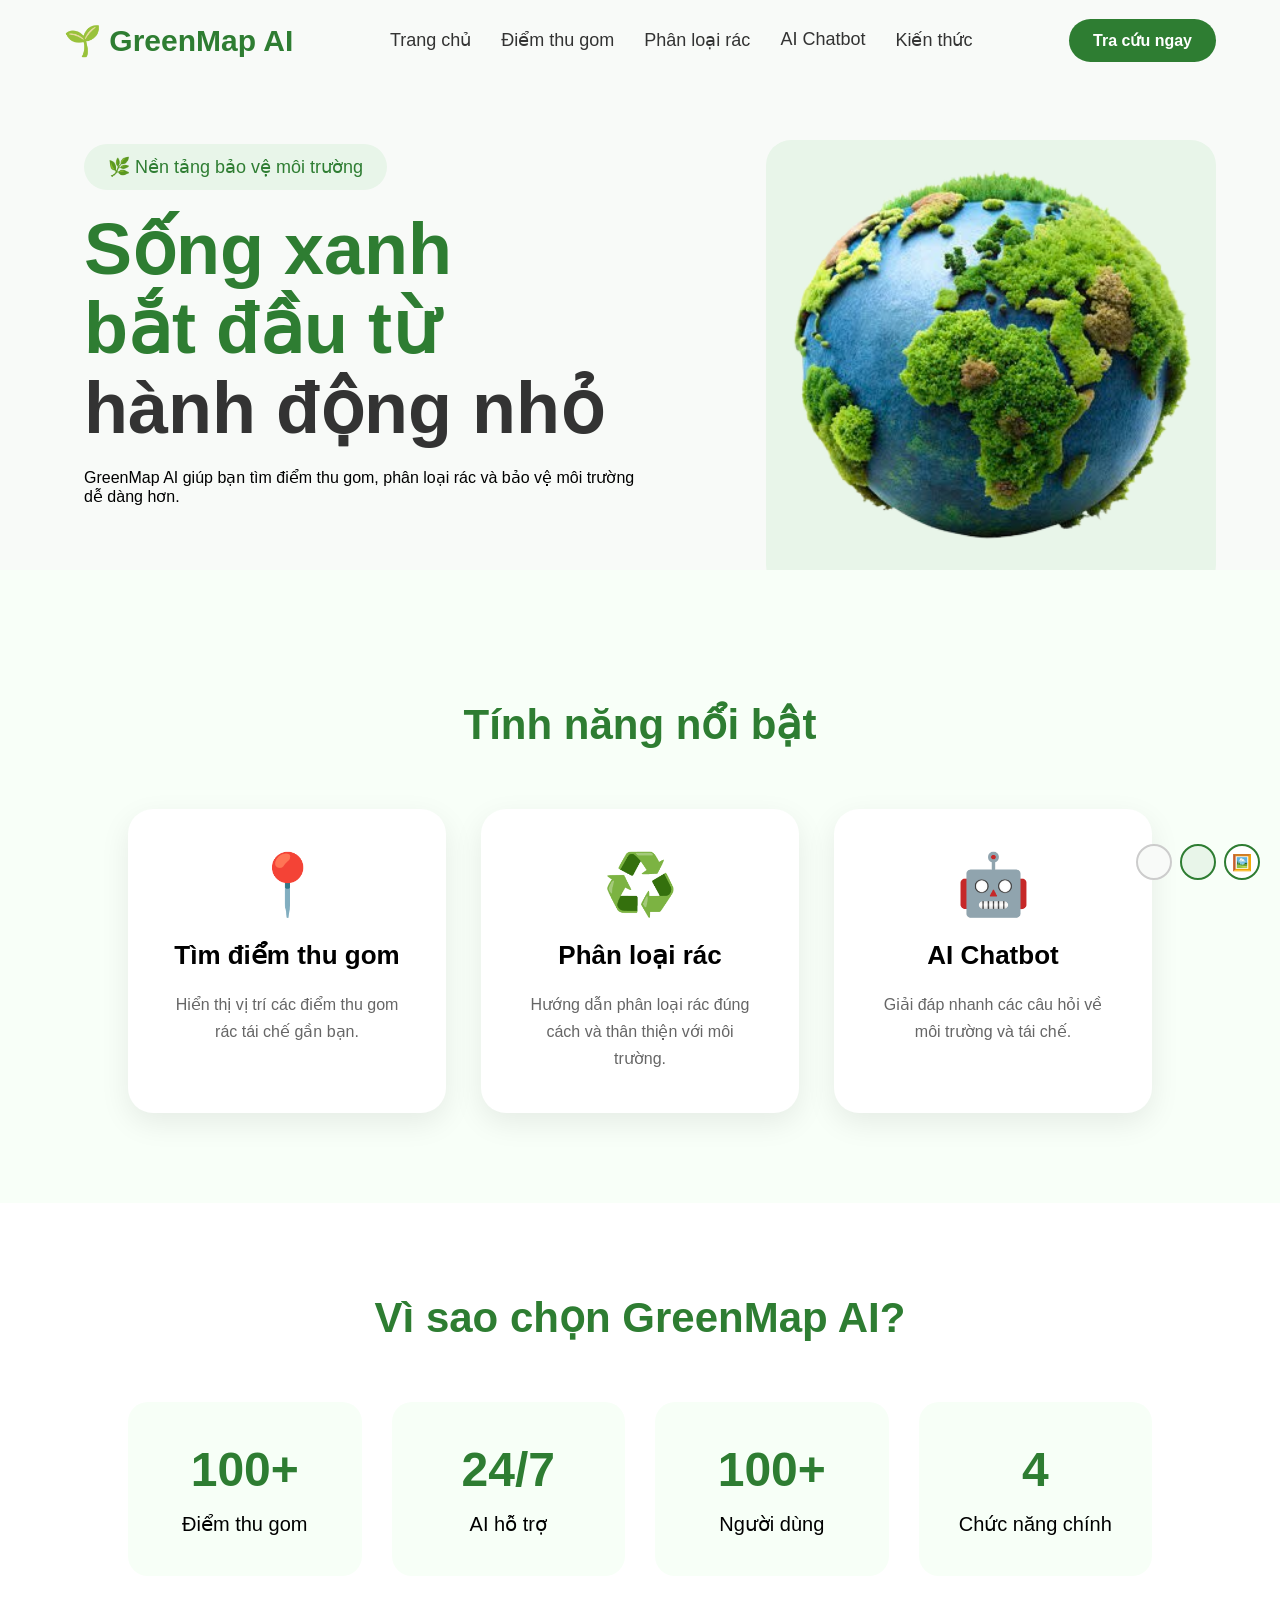
<file: KNM-TDKN-_N05_04/index.html>
<!DOCTYPE html>
<html lang="vi">

<head>
    <meta charset="UTF-8">
    <meta name="viewport" content="width=device-width, initial-scale=1.0">
    <title>GreenMap AI</title>

    <link rel="stylesheet" href="css/style.css">
<link rel="stylesheet" href="https://cdnjs.cloudflare.com/ajax/libs/font-awesome/6.5.2/css/all.min.css">
</head>

<body>

    <!-- ===== NAVBAR ===== -->
    <header>
        <nav class="navbar">

            <div class="logo">
                🌱 <span>GreenMap AI</span>
            </div>

            <ul class="menu">
                <li><a href="index.html">Trang chủ</a></li>
            <li><a href="map.html">Điểm thu gom</a></li>
                <li><a href="phanloai.html">Phân loại rác</a></li>
                <li><a href="chatbot.html">AI Chatbot</a></li>
                <li><a href="kienthuc.html">Kiến thức</a></li>
            </ul>

            <a href="map.html" class="btn">Tra cứu ngay</a>

        </nav>
    </header>

    <!-- ===== HERO ===== -->
    <section class="hero scroll-animate fade-up">

        <div class="hero-left">

            <p class="tag hero-animate-1">🌿 Nền tảng bảo vệ môi trường</p>

            <h1>
                <span class="hero-animate-2">Sống xanh <br> bắt đầu từ <br></span>
                <span class="hero-animate-3" style="color:#333;">hành động nhỏ</span>
            </h1>

            <p class="hero-animate-4">
                GreenMap AI giúp bạn tìm điểm thu gom,
                phân loại rác và bảo vệ môi trường dễ dàng hơn.
            </p>

            

        </div>

        <div class="hero-right hero-animate-5">

            <video id="earthVideo" muted playsinline preload="auto" poster="assets/images/earth-removebg-preview.png">
                <source src="assets/videos/earth-video.mp4" type="video/mp4">
            </video>
            <img src="assets/images/earth-removebg-preview.png" alt="Green Earth" id="earthImage" style="display:none;">

        </div>

    </section>

    <!-- ===== FEATURES ===== -->
    <section class="features scroll-animate fade-up">

        <h2>Tính năng nổi bật</h2>

        <div class="feature-grid">

            <a href="map.html" class="card-link scroll-animate fade-left scroll-delay-1">
                <div class="card">
                    <h1>📍</h1>
                    <h3>Tìm điểm thu gom</h3>
                    <p>Hiển thị vị trí các điểm thu gom rác tái chế gần bạn.</p>
                </div>
            </a>

            <a href="phanloai.html" class="card-link scroll-animate fade-up scroll-delay-2">
                <div class="card">
                    <h1>♻️</h1>
                    <h3>Phân loại rác</h3>
                    <p>Hướng dẫn phân loại rác đúng cách và thân thiện với môi trường.</p>
                </div>
            </a>

            <a href="chatbot.html" class="card-link scroll-animate fade-right scroll-delay-3">
                <div class="card">
                    <h1>🤖</h1>
                    <h3>AI Chatbot</h3>
                    <p>Giải đáp nhanh các câu hỏi về môi trường và tái chế.</p>
                </div>
            </a>

        </div>

    </section>
    <section class="stats scroll-animate fade-up">

    <h2>Vì sao chọn GreenMap AI?</h2>

    <div class="stats-grid">

        <div class="stat-card scroll-animate fade-left scroll-delay-1">
            <h1>100+</h1>
            <p>Điểm thu gom</p>
        </div>

        <div class="stat-card scroll-animate fade-up scroll-delay-2">
            <h1>24/7</h1>
            <p>AI hỗ trợ</p>
        </div>

        <div class="stat-card scroll-animate fade-up scroll-delay-3">
            <h1>100+</h1>
            <p>Người dùng</p>
        </div>

        <div class="stat-card scroll-animate fade-right scroll-delay-4">
            <h1>4</h1>
            <p>Chức năng chính</p>
        </div>

    </div>

</section>

    <!-- ===== SCROLL ANIMATION SCRIPT ===== -->
    <script>
        const observer = new IntersectionObserver((entries) => {
            entries.forEach(entry => {
                if (entry.isIntersecting) {
                    entry.target.classList.add('visible');
                }
            });
        }, { threshold: 0.1 });

        document.querySelectorAll('.scroll-animate').forEach(el => observer.observe(el));

        // Hero text animation on page load
        document.addEventListener('DOMContentLoaded', function() {
            const els = document.querySelectorAll('.hero-animate-1, .hero-animate-2, .hero-animate-3, .hero-animate-4, .hero-animate-5');
        els.forEach(el => {
                el.style.opacity = '0';
                el.style.transform = 'translateY(30px)';
                el.style.transition = 'opacity 0.6s ease, transform 0.6s ease';
            });
            setTimeout(() => {
                document.querySelector('.hero-animate-1').style.opacity = '1';
                document.querySelector('.hero-animate-1').style.transform = 'translateY(0)';
            }, 200);
            setTimeout(() => {
                document.querySelector('.hero-animate-2').style.opacity = '1';
                document.querySelector('.hero-animate-2').style.transform = 'translateY(0)';
            }, 500);
            setTimeout(() => {
                document.querySelector('.hero-animate-3').style.opacity = '1';
                document.querySelector('.hero-animate-3').style.transform = 'translateY(0)';
            }, 800);
            setTimeout(() => {
                document.querySelector('.hero-animate-4').style.opacity = '1';
                document.querySelector('.hero-animate-4').style.transform = 'translateY(0)';
            }, 1100);
            setTimeout(() => {
                document.querySelector('.hero-animate-5').style.opacity = '1';
                document.querySelector('.hero-animate-5').style.transform = 'translateY(0)';
            }, 1400);
        });

        // ===== VIDEO / ẢNH TRÁI ĐẤT ĐIỀU KHIỂN BẰNG SCROLL =====
        const earthVideo = document.getElementById('earthVideo');
        const earthImage = document.getElementById('earthImage');
        let videoReady = false;
        let ticking = false;
        let isVideoMode = true; // true = video, false = ảnh

        // Đợi video load xong metadata
        earthVideo.addEventListener('loadedmetadata', function() {
            videoReady = true;
        });

        earthVideo.addEventListener('error', function() {
            console.log('Video không load được');
        });

        // Hàm xử lý scroll cho cả video và ảnh
        function handleScroll() {
            const scrollTop = window.scrollY;
            const docHeight = document.documentElement.scrollHeight - window.innerHeight;
            const scrollPercent = docHeight > 0 ? scrollTop / docHeight : 0;
            
            if (isVideoMode) {
                // Chế độ video - quay nhanh gấp 3 lần
                if (videoReady && earthVideo.duration) {
                    const speed = 3;
                    const loopProgress = (scrollPercent * speed) % 1.0;
                    const finalProgress = loopProgress < 0 ? loopProgress + 1.0 : loopProgress;
                    earthVideo.currentTime = finalProgress * earthVideo.duration;
                }
            } else {
                // Chế độ ảnh - xoay ảnh
                const rotation = scrollPercent * 1080; // 3 vòng
                earthImage.style.transform = 'rotate(' + rotation + 'deg)';
            }
        }

        window.addEventListener('scroll', function() {
            if (!ticking) {
                window.requestAnimationFrame(function() {
                    handleScroll();
                    ticking = false;
                });
                ticking = true;
            }
        });

        // ===== CHUYỂN ĐỔI VIDEO <-> ẢNH =====
        function toggleMedia() {
            isVideoMode = !isVideoMode;
            
            if (isVideoMode) {
                // Sang video
                earthVideo.style.display = 'block';
                earthImage.style.display = 'none';
                // Reset ảnh
                earthImage.style.transform = 'rotate(0deg)';
            } else {
                // Sang ảnh
                earthVideo.style.display = 'none';
                earthImage.style.display = 'block';
                // Reset video về đầu
                if (videoReady) {
                    earthVideo.currentTime = 0;
                }
                // Xoá transform cũ
                handleScroll();
            }
        }

        // ===== NÚT ĐIỀU KHIỂN =====
        const controlHtml = `
            <div style="position:fixed; bottom:20px; right:20px; z-index:999; display:flex; gap:8px; align-items:center;">
                <button onclick="document.body.style.background='#f8faf8'" title="Nền trắng" style="width:36px;height:36px;border-radius:50%;border:2px solid #ccc;background:#f8faf8;cursor:pointer;"></button>
                <button onclick="document.body.style.background='#E8F5E9'" title="Nền xanh" style="width:36px;height:36px;border-radius:50%;border:2px solid #2E7D32;background:#E8F5E9;cursor:pointer;"></button>
                <button onclick="toggleMedia()" title="Chuyển đổi Video / Ảnh" style="width:36px;height:36px;border-radius:50%;border:2px solid #2E7D32;background:white;cursor:pointer;font-size:16px;display:flex;align-items:center;justify-content:center;">
                    🖼️
                </button>
            </div>
        `;
        document.body.insertAdjacentHTML('beforeend', controlHtml);
    </script>

</body>

</html>
</file>
<file: KNM-TDKN-_N05_04/css/style.css>
*{
    margin:0;
    padding:0;
    box-sizing:border-box;
    font-family:Arial, Helvetica, sans-serif;
}

body{
    background:#f8faf8;
}
/* ===== NAVBAR ===== */

.navbar{
    width: 90%;
    height: 80px;
    margin: auto;

    display: flex;
    justify-content: space-between;
    align-items: center;
}
.logo{
    font-size:30px;
    font-weight:bold;
    color:#2E7D32;
}
.menu{
    display:flex;
    list-style:none;
    gap:30px;
}
.menu a{
    text-decoration:none;
    color:#333;
    font-size:18px;
}
.btn{
    background:#2E7D32;
    color:white;
    padding:12px 24px;
    border-radius:30px;
    text-decoration:none;
    font-weight:bold;
}
/* ================= HERO ================= */

.hero{
    width: 90%;
    margin: 60px auto;

    display: flex;
    justify-content: space-between;
    align-items: center;
}
.hero-left{
    width: 50%;
    padding-left: 20px;
}
.hero-right{
    width: 450px;
    height: 450px;

    background: #E8F5E9;

    border-radius: 25px;

    position:relative;
    z-index:10;
    margin-bottom:-80px;
    display:flex;
    align-items:center;
    justify-content:center;
    overflow:hidden;
}

.hero-right img,
.hero-right video{
    width:100%;
    height:100%;
    object-fit:contain;
    padding:40px;
    display:block;
}
.hero-right video{
    object-fit:cover;
    padding:0;
}
.hero h1{
    font-size: 72px;
    line-height: 1.1;
    margin: 20px 0;
}
.hero span{
    color: #2E7D32;
}
.description{
    font-size: 22px;
    color: #555;
    margin: 30px 0;
    line-height: 1.7;
}
.hero-btn{

    background:#2E7D32;

    color:white;

    padding:18px 36px;

    border:none;

    border-radius:40px;

    font-size:20px;

    cursor:pointer;

    transition:0.3s;
}
.hero-btn:hover{

    background:#1B5E20;

    transform:scale(1.05);

}
.tag{

    display:inline-block;

    background:#E8F5E9;

    color:#2E7D32;

    padding:12px 24px;

    border-radius:30px;

    font-size:18px;

}
/* ========================= */
/* FEATURES */
/* ========================= */

.features{
    padding:90px 10%;
    padding-top:130px;
    text-align:center;
    background:#f8fff8;
    position:relative;
    z-index:1;
}

.features h2{
    font-size:42px;
    margin-bottom:60px;
    color:#2e7d32;
}

.feature-grid{
    display:flex;
    justify-content:center;
    gap:35px;
    flex-wrap:wrap;
}

.card{
    width:100%;
    background:white;
    padding:40px;
    border-radius:25px;
    box-shadow:0 10px 30px rgba(0,0,0,.08);
    transition:.3s;
}

.card:hover{
    transform:translateY(-10px);
}

.card h1{
    font-size:60px;
}

.card h3{
    margin:20px 0;
    font-size:26px;
}

.card p{
    line-height:1.7;
    color:#666;
}
.card-link{
    text-decoration:none;
    color:inherit;
    display:flex;
    flex:1 1 0;
    min-width:280px;
    max-width:400px;
}
.card-link .card{
    cursor:pointer;
    width:100%;
    max-width:100%;
    display:flex;
    flex-direction:column;
}
.card-link .card p{
    flex:1;
}
@media (max-width:950px){
    .card-link{
        flex:1 1 45%;
        min-width:280px;
    }
}
@media (max-width:650px){
    .card-link{
        flex:1 1 100%;
    }
}
/*====================
STATS
=====================*/

.stats{

padding:90px 10%;

background:white;

text-align:center;

}

.stats h2{

font-size:42px;

color:#2e7d32;

margin-bottom:60px;

}

.stats-grid{

display:grid;

grid-template-columns:repeat(4,1fr);

gap:30px;

}

.stat-card{

background:#f7fff7;

padding:40px;

border-radius:20px;

transition:all 0.3s ease;

cursor:default;

}

.stat-card:hover{

transform:translateY(-8px) !important;

box-shadow:0 10px 30px rgba(0,0,0,.12) !important;

}

.stat-card h1{

font-size:48px;

color:#2e7d32;

margin-bottom:15px;

}

.stat-card p{

font-size:20px;

}
/*==========================
MAP SECTION (cho map.html)
==========================*/

.map-section{

    padding:100px 10%;
    background:#f6fff5;
    text-align:center;

}

.map-section h2{

    font-size:42px;
    color:#2e7d32;
    margin-bottom:20px;

}

.map-section p{

    color:#666;
    margin-bottom:40px;
    font-size:18px;

}

#map{

    width:100%;
    height:550px;

    border-radius:25px;

    overflow:hidden;

    box-shadow:0 15px 40px rgba(0,0,0,.15);

}

/*==========================
SCROLL ANIMATION
==========================*/

.scroll-animate{
    opacity:0;
    transition:opacity 0.7s ease, transform 0.7s ease;
}

.scroll-animate.fade-up{
    transform:translateY(50px);
}

.scroll-animate.fade-left{
    transform:translateX(-50px);
}

.scroll-animate.fade-right{
    transform:translateX(50px);
}

.scroll-animate.visible{
    opacity:1;
    transform:translate(0,0);
}

.scroll-delay-1{ transition-delay:0.1s; }
.scroll-delay-2{ transition-delay:0.2s; }
.scroll-delay-3{ transition-delay:0.3s; }
.scroll-delay-4{ transition-delay:0.4s; }

/*==========================
PHÂN LOẠI RÁC
==========================*/

.classify{

    width:80%;
    margin:80px auto;
    position:relative;

}

.classify h1{

    color:#2E7D32;
    font-size:52px;
    margin-bottom:15px;

}

.classify p{

    color:#666;
    font-size:20px;
    margin-bottom:25px;

}

.search-box{

    display:flex;
    gap:15px;

}

#wasteInput{

    flex:1;

    padding:18px;

    border-radius:12px;

    border:2px solid #2E7D32;

    font-size:20px;

    outline:none;

}

#wasteInput:focus{

    box-shadow:0 0 10px rgba(46,125,50,.3);

}

.search-btn{

    background:#2E7D32;

    color:white;

    border:none;

    border-radius:12px;

    padding:18px 35px;

    font-size:18px;

    cursor:pointer;

}

.search-btn:hover{

    background:#1B5E20;

}

#suggestions{

    width:calc(100% - 130px);

    background:white;

    border-radius:10px;

    box-shadow:0 5px 20px rgba(0,0,0,.1);

    overflow:hidden;

    position:absolute;
    z-index:100;

}

.suggest-item{

    padding:15px 20px;

    cursor:pointer;

    transition:.2s;

}

.suggest-item:hover{

    background:#E8F5E9;

}

#result{

    margin-top:40px;

    background:white;

    padding:35px;

    border-radius:20px;

    box-shadow:0 10px 30px rgba(0,0,0,.08);

}
/*========================
CHATBOT
========================*/

.chatbot{

width:80%;

margin:70px auto;

text-align:center;

}

.chatbot h1{

font-size:50px;

color:#2E7D32;

margin-bottom:20px;

}

.chat-box{

margin-top:40px;

background:white;

padding:30px;

border-radius:25px;

box-shadow:0 15px 40px rgba(0,0,0,.1);

}

#messages{

height:400px;

overflow-y:auto;

text-align:left;

margin-bottom:25px;

}

.user{

background:#E8F5E9;

padding:15px;

border-radius:15px;

margin-bottom:15px;

}

.bot{

background:#F3F3F3;

padding:15px;

border-radius:15px;

margin-bottom:15px;

}

.input-area{

display:flex;

gap:15px;

}

.input-area input{

flex:1;

padding:18px;

border-radius:12px;

border:2px solid #2E7D32;

font-size:18px;

}

.input-area button{

padding:18px 35px;

background:#2E7D32;

color:white;

border:none;

border-radius:12px;

cursor:pointer;

}

/*==========================
DAILY FACT RANDOM
==========================*/

.daily-fact{
    margin-top:40px;
    background:white;
    border-radius:20px;
    padding:24px 28px;
    box-shadow:0 10px 30px rgba(0,0,0,.08);
    border-left:5px solid #2E7D32;
    animation: fadeInUp 0.5s ease;
}

.daily-fact-header{
    display:flex;
    align-items:center;
    gap:10px;
    margin-bottom:16px;
}

.daily-fact-icon{
    font-size:24px;
}

.daily-fact-title{
    font-size:18px;
    font-weight:700;
    color:#2E7D32;
    flex:1;
}

.daily-fact-refresh{
    width:36px;
    height:36px;
    border:none;
    border-radius:50%;
    background:#E8F5E9;
    color:#2E7D32;
    font-size:16px;
    cursor:pointer;
    display:flex;
    align-items:center;
    justify-content:center;
    transition:0.2s;
}

.daily-fact-refresh:hover{
    background:#2E7D32;
    color:white;
    transform:rotate(180deg);
}

.fact-item{
    padding:4px 0;
}

.fact-name{
    display:inline-block;
    font-size:16px;
    font-weight:700;
    color:#2E7D32;
    background:#E8F5E9;
    padding:4px 14px;
    border-radius:20px;
    margin-bottom:12px;
}

.fact-text{
    font-size:16px;
    line-height:1.7;
    color:#444;
    margin:0;
}

.fact-decompose{
    font-size:15px;
    color:#666;
    margin-top:8px;
}

/*==========================
KẾT QUẢ PHÂN LOẠI RÁC MỞ RỘNG
==========================*/

#result {
    animation: fadeInUp 0.4s ease;
}

@keyframes fadeInUp {
    from {
        opacity: 0;
        transform: translateY(20px);
    }
    to {
        opacity: 1;
        transform: translateY(0);
    }
}

.result-header {
    display: flex;
    justify-content: space-between;
    align-items: center;
    margin-bottom: 25px;
    flex-wrap: wrap;
    gap: 10px;
}

.result-header h2 {
    font-size: 32px;
    color: #2E7D32;
    margin: 0;
}

.result-badge {
    display: inline-block;
    padding: 8px 18px;
    border-radius: 30px;
    font-size: 14px;
    font-weight: 700;
    white-space: nowrap;
}

.badge-recycle {
    background: #E8F5E9;
    color: #2E7D32;
    border: 2px solid #2E7D32;
}

.badge-norecycle {
    background: #FFF3E0;
    color: #E65100;
    border: 2px solid #E65100;
}

.result-grid {
    display: grid;
    grid-template-columns: repeat(auto-fit, minmax(200px, 1fr));
    gap: 15px;
    margin-bottom: 25px;
}

.result-item {
    background: #f8fff8;
    padding: 18px 20px;
    border-radius: 14px;
    border: 1px solid #E8F5E9;
    display: flex;
    flex-direction: column;
    gap: 5px;
}

.result-label {
    font-size: 13px;
    font-weight: 600;
    color: #888;
    text-transform: uppercase;
    letter-spacing: 0.5px;
}

.result-value {
    font-size: 18px;
    font-weight: 600;
    color: #333;
}

.highlight-time {
    color: #E65100;
    font-size: 20px;
}

.result-detail-card {
    display: flex;
    gap: 15px;
    padding: 20px 22px;
    border-radius: 16px;
    margin-bottom: 12px;
    transition: all 0.3s ease;
    align-items: flex-start;
}

.result-detail-card:hover {
    transform: translateX(5px);
}

.card-icon {
    font-size: 28px;
    line-height: 1;
    flex-shrink: 0;
    margin-top: 1px;
}

.card-content {
    flex: 1;
}

.card-content strong {
    display: block;
    font-size: 15px;
    margin-bottom: 6px;
    color: #333;
}

.card-content p {
    font-size: 15px;
    line-height: 1.7;
    color: #555;
    margin: 0;
}

.card-fact {
    background: #E3F2FD;
    border-left: 4px solid #1565C0;
}

.card-comparison {
    background: #FFF3E0;
    border-left: 4px solid #E65100;
}

.card-tip {
    background: #E8F5E9;
    border-left: 4px solid #2E7D32;
}

.card-harmful {
    background: #FFEBEE;
    border-left: 4px solid #C62828;
}

.result-notfound {
    text-align: center;
    padding: 40px 20px;
}

.result-notfound h2 {
    font-size: 32px;
    color: #666;
    margin-bottom: 15px;
}

.result-notfound p {
    font-size: 18px;
    color: #888;
    line-height: 1.6;
}

.result-notfound p b {
    color: #2E7D32;
}

@media (max-width: 600px) {
    .result-header {
        flex-direction: column;
        align-items: flex-start;
    }
    .result-grid {
        grid-template-columns: 1fr;
    }
    .result-detail-card {
        flex-direction: column;
    }
    .card-icon {
        font-size: 24px;
    }
}
</file>
